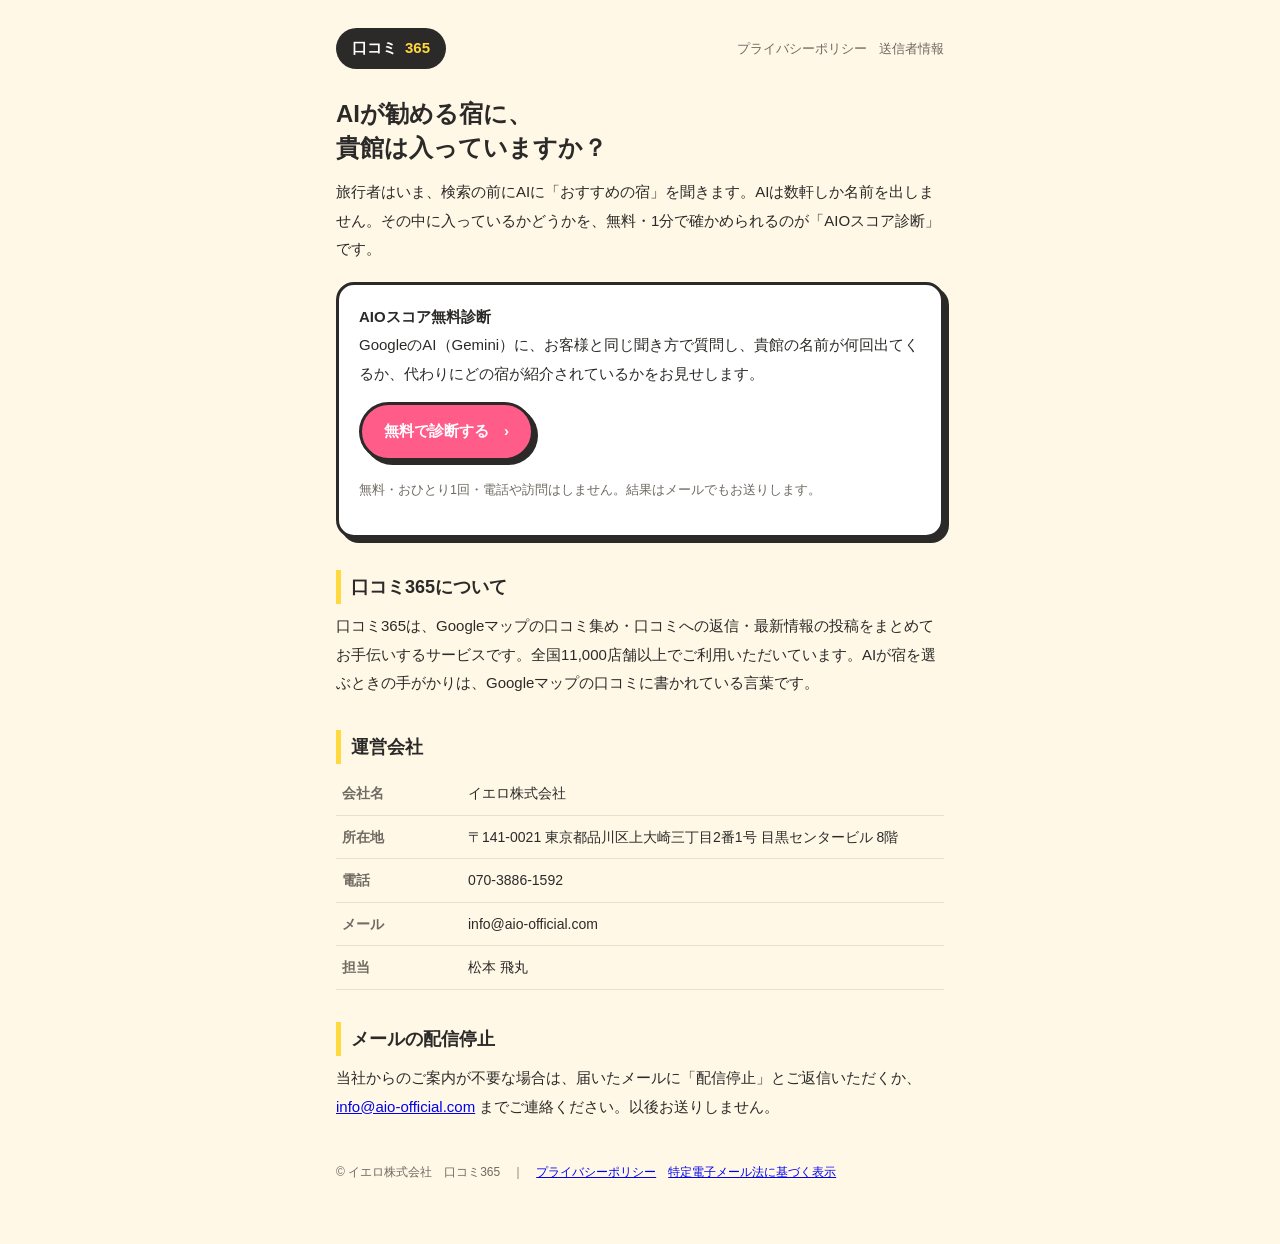
<file: index.html>
<!doctype html>
<html lang="ja">
<head>
<meta charset="utf-8">
<meta name="viewport" content="width=device-width, initial-scale=1">
<title>口コミ365 AIOスコア診断｜イエロ株式会社</title>
<meta name="description" content="宿泊施設向けの無料「AIOスコア診断」。GoogleのAIがあなたの宿をおすすめしているかを1分で確認できます。運営：イエロ株式会社（口コミ365）">
<link rel="stylesheet" href="/style.css">
</head>
<body>
<main>
<header>
  <a class="logo" href="/">口コミ <span>365</span></a>
  <nav><a href="/privacy.html">プライバシーポリシー</a><a href="/law.html">送信者情報</a></nav>
</header>

<h1>AIが勧める宿に、<br>貴館は入っていますか？</h1>
<p>旅行者はいま、検索の前にAIに「おすすめの宿」を聞きます。AIは数軒しか名前を出しません。その中に入っているかどうかを、無料・1分で確かめられるのが「AIOスコア診断」です。</p>

<div class="card">
  <p><b>AIOスコア無料診断</b><br>GoogleのAI（Gemini）に、お客様と同じ聞き方で質問し、貴館の名前が何回出てくるか、代わりにどの宿が紹介されているかをお見せします。</p>
  <p><a class="btn" href="/go/">無料で診断する　›</a></p>
  <p><small>無料・おひとり1回・電話や訪問はしません。結果はメールでもお送りします。</small></p>
</div>

<h2>口コミ365について</h2>
<p>口コミ365は、Googleマップの口コミ集め・口コミへの返信・最新情報の投稿をまとめてお手伝いするサービスです。全国11,000店舗以上でご利用いただいています。AIが宿を選ぶときの手がかりは、Googleマップの口コミに書かれている言葉です。</p>

<h2>運営会社</h2>
<table>
<tr><th>会社名</th><td>イエロ株式会社</td></tr>
<tr><th>所在地</th><td>〒141-0021 東京都品川区上大崎三丁目2番1号 目黒センタービル 8階</td></tr>
<tr><th>電話</th><td>070-3886-1592</td></tr>
<tr><th>メール</th><td>info@aio-official.com</td></tr>
<tr><th>担当</th><td>松本 飛丸</td></tr>
</table>

<h2>メールの配信停止</h2>
<p>当社からのご案内が不要な場合は、届いたメールに「配信停止」とご返信いただくか、<a href="mailto:info@aio-official.com">info@aio-official.com</a> までご連絡ください。以後お送りしません。</p>

<footer>© イエロ株式会社　口コミ365　｜　<a href="/privacy.html">プライバシーポリシー</a>　<a href="/law.html">特定電子メール法に基づく表示</a></footer>
</main>
</body>
</html>
</file>
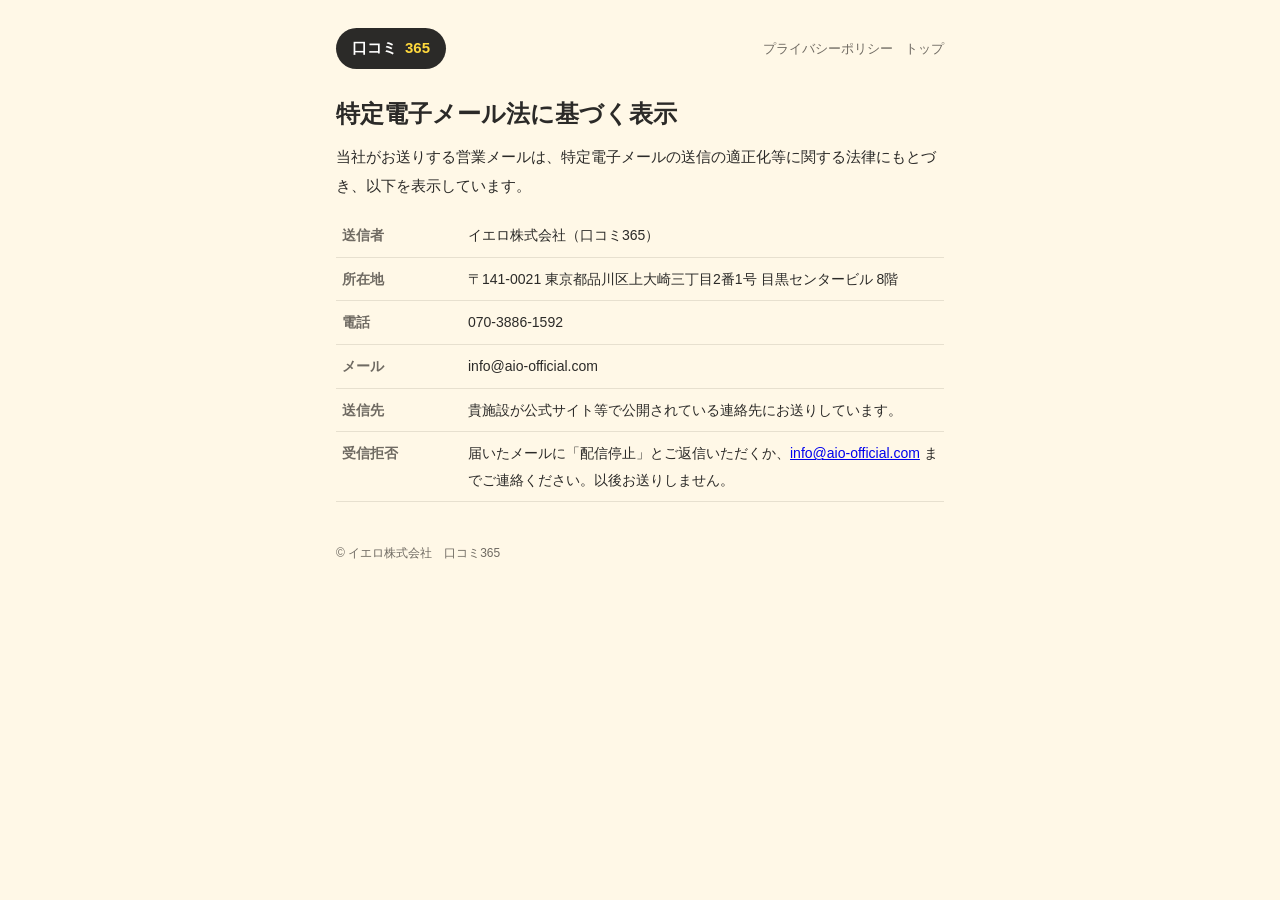
<file: law.html>
<!doctype html>
<html lang="ja">
<head>
<meta charset="utf-8">
<meta name="viewport" content="width=device-width, initial-scale=1">
<title>特定電子メール法に基づく表示｜口コミ365</title>
<link rel="stylesheet" href="/style.css">
</head>
<body>
<main>
<header>
  <a class="logo" href="/">口コミ <span>365</span></a>
  <nav><a href="/privacy.html">プライバシーポリシー</a><a href="/">トップ</a></nav>
</header>
<h1>特定電子メール法に基づく表示</h1>
<p>当社がお送りする営業メールは、特定電子メールの送信の適正化等に関する法律にもとづき、以下を表示しています。</p>
<table>
<tr><th>送信者</th><td>イエロ株式会社（口コミ365）</td></tr>
<tr><th>所在地</th><td>〒141-0021 東京都品川区上大崎三丁目2番1号 目黒センタービル 8階</td></tr>
<tr><th>電話</th><td>070-3886-1592</td></tr>
<tr><th>メール</th><td>info@aio-official.com</td></tr>
<tr><th>送信先</th><td>貴施設が公式サイト等で公開されている連絡先にお送りしています。</td></tr>
<tr><th>受信拒否</th><td>届いたメールに「配信停止」とご返信いただくか、<a href="mailto:info@aio-official.com">info@aio-official.com</a> までご連絡ください。以後お送りしません。</td></tr>
</table>
<footer>© イエロ株式会社　口コミ365</footer>
</main>
</body>
</html>
</file>
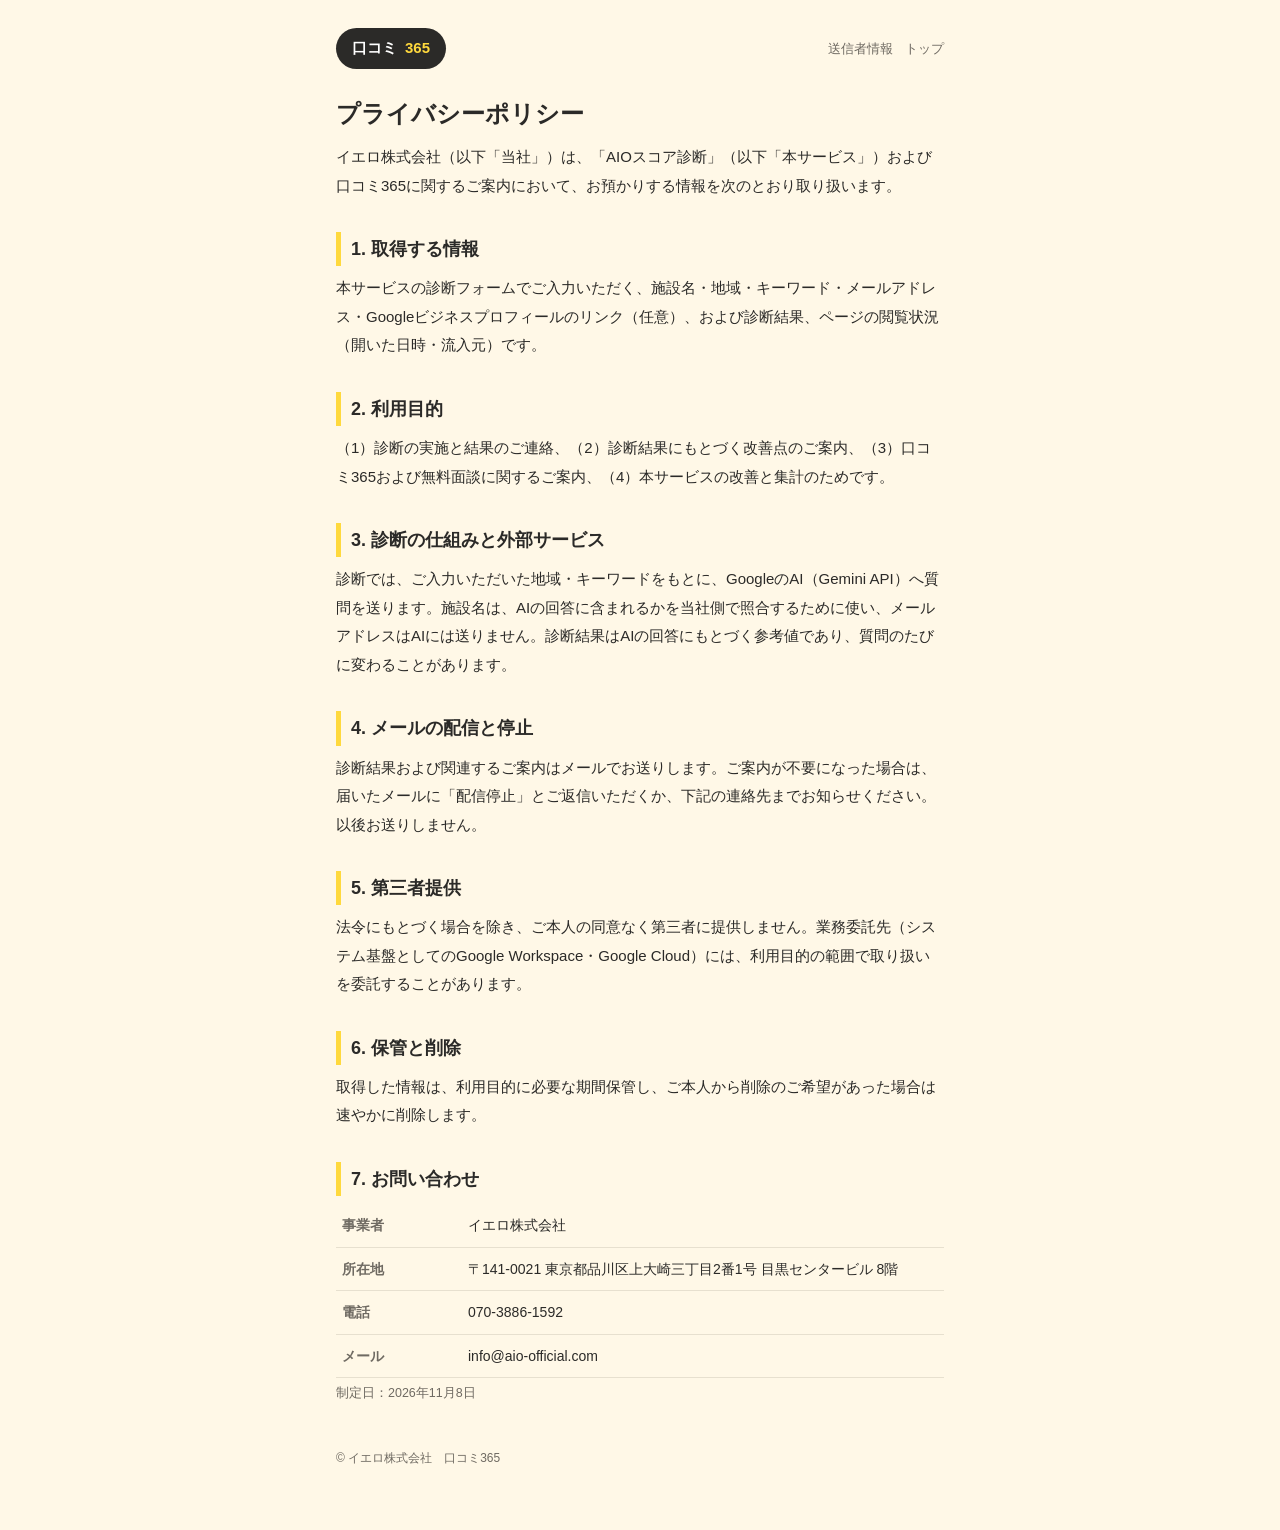
<file: privacy.html>
<!doctype html>
<html lang="ja">
<head>
<meta charset="utf-8">
<meta name="viewport" content="width=device-width, initial-scale=1">
<title>プライバシーポリシー｜口コミ365 AIOスコア診断</title>
<link rel="stylesheet" href="/style.css">
</head>
<body>
<main>
<header>
  <a class="logo" href="/">口コミ <span>365</span></a>
  <nav><a href="/law.html">送信者情報</a><a href="/">トップ</a></nav>
</header>
<h1>プライバシーポリシー</h1>
<p>イエロ株式会社（以下「当社」）は、「AIOスコア診断」（以下「本サービス」）および口コミ365に関するご案内において、お預かりする情報を次のとおり取り扱います。</p>

<h2>1. 取得する情報</h2>
<p>本サービスの診断フォームでご入力いただく、施設名・地域・キーワード・メールアドレス・Googleビジネスプロフィールのリンク（任意）、および診断結果、ページの閲覧状況（開いた日時・流入元）です。</p>

<h2>2. 利用目的</h2>
<p>（1）診断の実施と結果のご連絡、（2）診断結果にもとづく改善点のご案内、（3）口コミ365および無料面談に関するご案内、（4）本サービスの改善と集計のためです。</p>

<h2>3. 診断の仕組みと外部サービス</h2>
<p>診断では、ご入力いただいた地域・キーワードをもとに、GoogleのAI（Gemini API）へ質問を送ります。施設名は、AIの回答に含まれるかを当社側で照合するために使い、メールアドレスはAIには送りません。診断結果はAIの回答にもとづく参考値であり、質問のたびに変わることがあります。</p>

<h2>4. メールの配信と停止</h2>
<p>診断結果および関連するご案内はメールでお送りします。ご案内が不要になった場合は、届いたメールに「配信停止」とご返信いただくか、下記の連絡先までお知らせください。以後お送りしません。</p>

<h2>5. 第三者提供</h2>
<p>法令にもとづく場合を除き、ご本人の同意なく第三者に提供しません。業務委託先（システム基盤としてのGoogle Workspace・Google Cloud）には、利用目的の範囲で取り扱いを委託することがあります。</p>

<h2>6. 保管と削除</h2>
<p>取得した情報は、利用目的に必要な期間保管し、ご本人から削除のご希望があった場合は速やかに削除します。</p>

<h2>7. お問い合わせ</h2>
<table>
<tr><th>事業者</th><td>イエロ株式会社</td></tr>
<tr><th>所在地</th><td>〒141-0021 東京都品川区上大崎三丁目2番1号 目黒センタービル 8階</td></tr>
<tr><th>電話</th><td>070-3886-1592</td></tr>
<tr><th>メール</th><td>info@aio-official.com</td></tr>
</table>
<p><small>制定日：2026年11月8日</small></p>
<footer>© イエロ株式会社　口コミ365</footer>
</main>
</body>
</html>
</file>
<file: style.css>
:root{--ink:#2B2A28;--sub:#6F6A62;--cream:#FFF8E7;--yellow:#FFD93D;--coral:#FF5C8A;--sky:#4DA8FF}
*{box-sizing:border-box}
body{margin:0;background:var(--cream);color:var(--ink);font-family:"Hiragino Maru Gothic ProN","Hiragino Sans","Noto Sans JP",Meiryo,sans-serif;line-height:1.9;font-size:15px}
main{max-width:640px;margin:0 auto;padding:28px 16px 60px}
header{display:flex;align-items:center;justify-content:space-between;gap:12px;margin-bottom:28px}
.logo{display:inline-flex;align-items:center;gap:8px;background:var(--ink);color:#fff;border-radius:999px;padding:6px 16px;font-weight:900;text-decoration:none}
.logo span{color:var(--yellow)}
nav a{color:var(--sub);text-decoration:none;font-size:13px;margin-left:12px}
h1{font-size:24px;line-height:1.45;margin:0 0 12px}
h2{font-size:18px;margin:32px 0 8px;padding-left:10px;border-left:5px solid var(--yellow)}
p{margin:0 0 14px}
.card{background:#fff;border:3px solid var(--ink);border-radius:18px;padding:18px 20px;box-shadow:5px 5px 0 var(--ink);margin:18px 0}
.btn{display:inline-block;background:var(--coral);color:#fff;font-weight:900;border:3px solid var(--ink);border-radius:999px;padding:12px 22px;text-decoration:none;box-shadow:4px 4px 0 var(--ink)}
table{width:100%;border-collapse:collapse;font-size:14px}
th,td{text-align:left;vertical-align:top;padding:8px 6px;border-bottom:1px solid #E7E0CF}
th{width:9em;color:var(--sub);font-weight:700}
footer{margin-top:40px;font-size:12px;color:var(--sub)}
small{color:var(--sub)}
</file>
